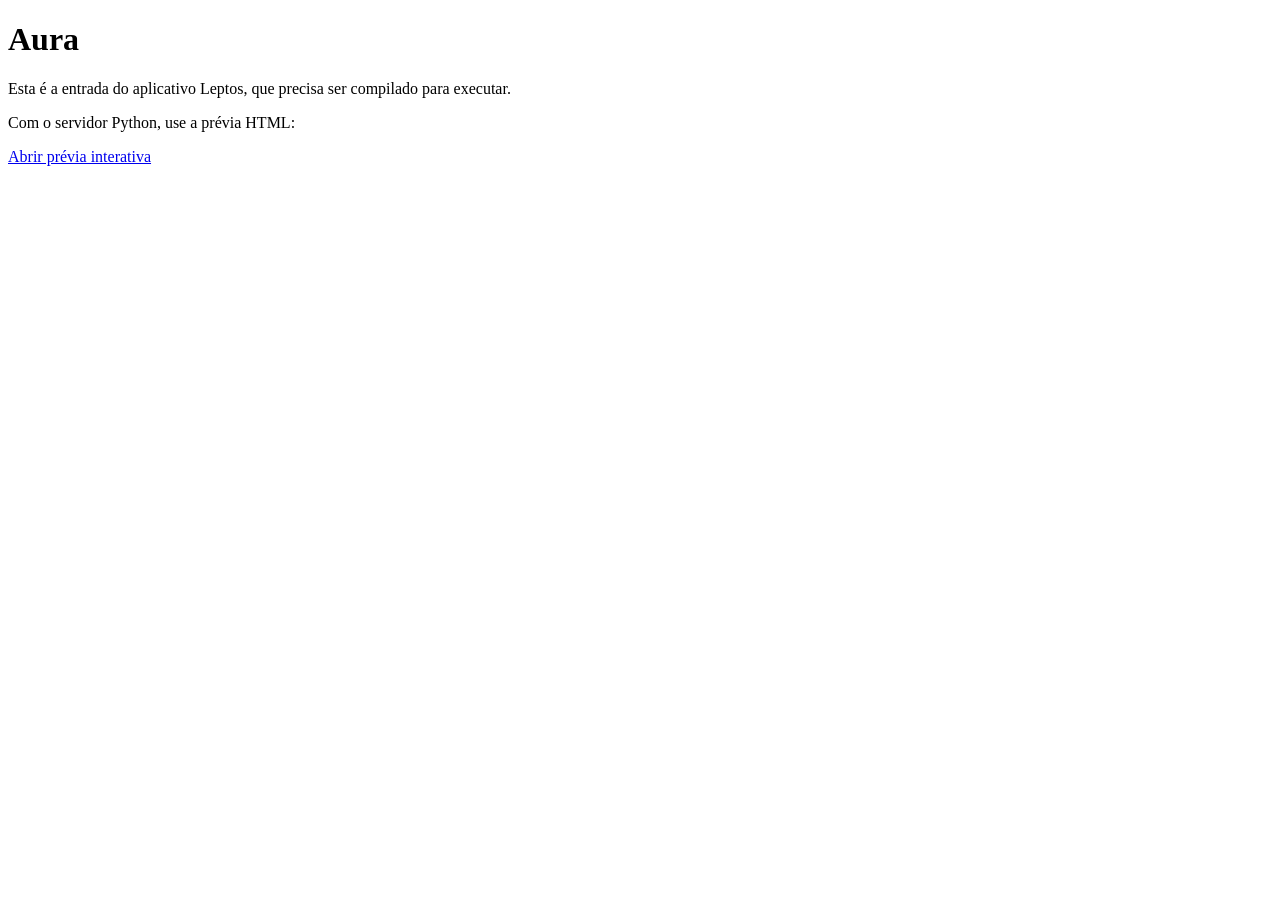
<file: index.html>
<!doctype html>
<html lang="pt-BR">
  <head>
    <meta charset="utf-8">
    <meta name="viewport" content="width=device-width, initial-scale=1">
    <meta name="theme-color" content="#f6f5f1">
    <title>Aura · Sua conversa, com espaço para respirar</title>
    <link rel="icon" type="image/svg+xml" href="public/favicon.svg">
    <link data-trunk rel="css" href="public/styles.css">
    <link data-trunk rel="copy-dir" href="public">
    <link data-trunk rel="rust" data-wasm-opt="0">
  </head>
  <body>
    <main class="preview-fallback">
      <h1>Aura</h1>
      <p>Esta é a entrada do aplicativo Leptos, que precisa ser compilado para executar.</p>
      <p>Com o servidor Python, use a prévia HTML:</p>
      <a href="design/">Abrir prévia interativa</a>
    </main>
  </body>
</html>
</file>
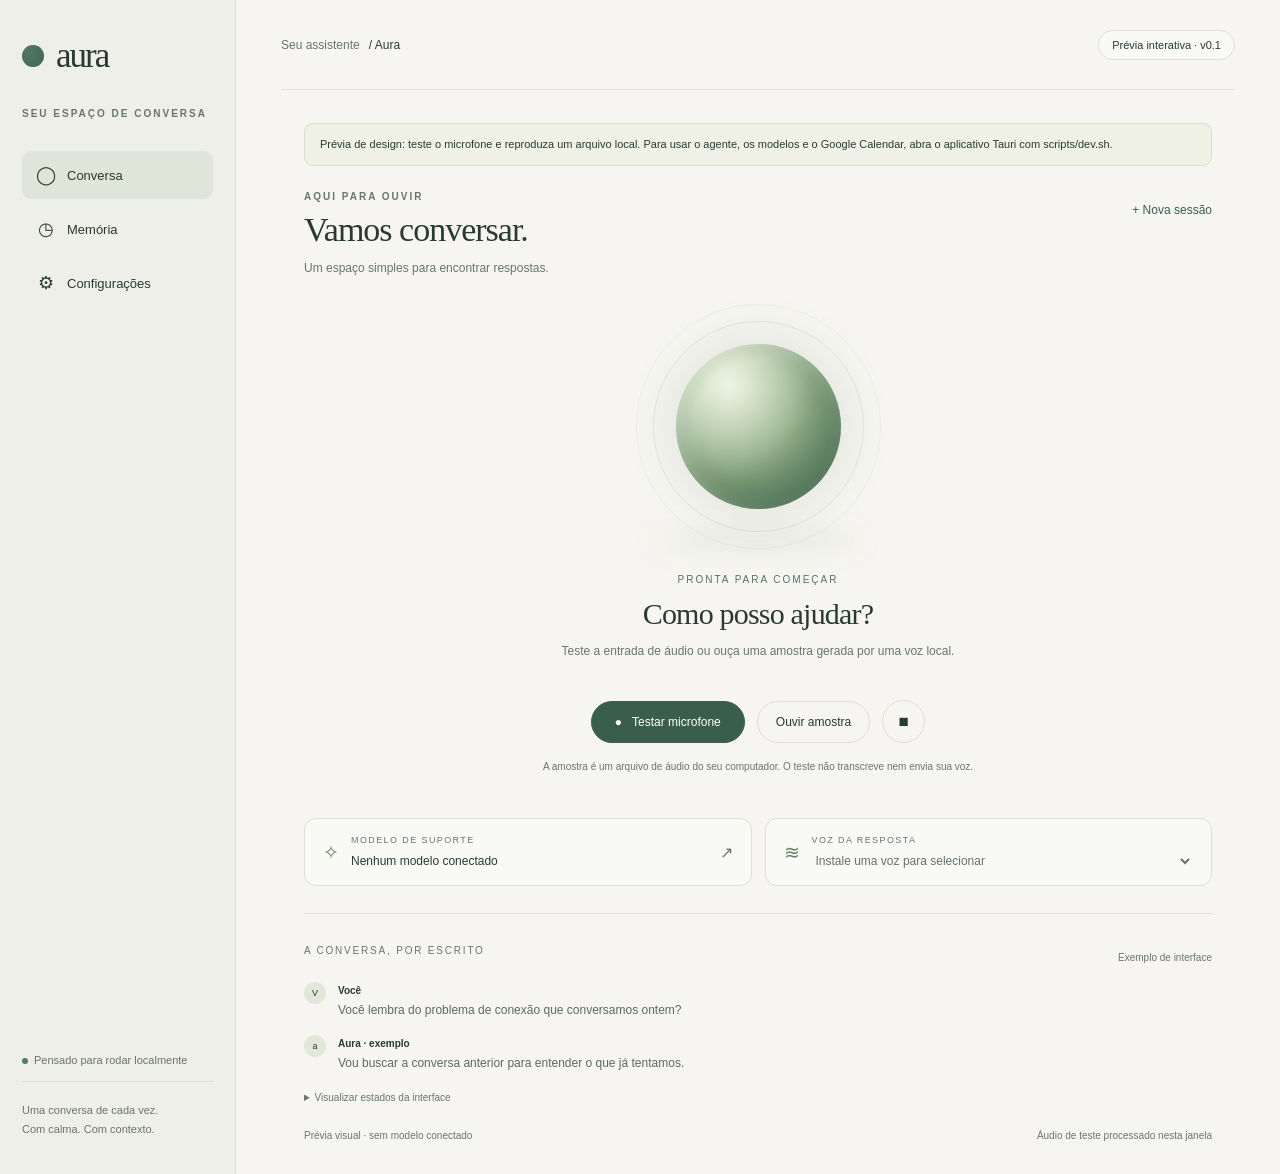
<file: design/index.html>
<!doctype html>
<html lang="pt-BR">
<head>
  <meta charset="utf-8">
  <meta name="viewport" content="width=device-width, initial-scale=1">
  <meta name="theme-color" content="#f6f5f1">
  <title>Aura · Prévia do design</title>
  <link rel="icon" type="image/svg+xml" href="../public/favicon.svg">
  <link rel="stylesheet" href="../public/styles.css">
</head>
<body data-preview="true">
<div class="app" data-state="idle">
  <aside class="sidebar">
    <div class="brand"><span class="brand-icon"></span><span class="brand-text">aura</span></div>
    <div class="eyebrow">Seu espaço de conversa</div>
    <nav class="nav" aria-label="Navegação principal">
      <button class="active" data-page="conversation" aria-current="page"><span class="nav-symbol">◯</span><span class="nav-label">Conversa</span></button>
      <button data-page="memory" aria-current="false"><span class="nav-symbol">◷</span><span class="nav-label">Memória</span></button>
      <button data-page="settings" aria-current="false"><span class="nav-symbol">⚙</span><span class="nav-label">Configurações</span></button>
    </nav>
    <div class="sidebar-bottom"><p><span class="local-dot"></span>Pensado para rodar localmente</p><div class="sidebar-note">Uma conversa de cada vez.<br>Com calma. Com contexto.</div></div>
  </aside>
  <main class="workspace">
    <header class="topbar"><div class="breadcrumb">Seu assistente<span>/ Aura</span></div><span class="pill">Prévia interativa · v0.1</span></header>
    <div class="content">
      <div class="demo-banner">Prévia de design: teste o microfone e reproduza um arquivo local. Para usar o agente, os modelos e o Google Calendar, abra o aplicativo Tauri com scripts/dev.sh.</div>
      <section id="conversation" class="page" aria-label="Conversa">
        <div class="page-heading"><div><div class="eyebrow">Aqui para ouvir</div><h1>Vamos conversar.</h1><div class="subtitle">Um espaço simples para encontrar respostas.</div></div><button class="text-button" data-action="new-session">+ Nova sessão</button></div>
        <div class="voice-stage">
          <div class="orb-scene" aria-hidden="true"><div class="orbit"></div><div class="orbit"></div><div class="orb"></div></div>
          <div id="state-label" class="state-label">Pronta para começar</div>
          <h2 id="stage-title" class="stage-title">Como posso ajudar?</h2>
          <p id="stage-description" class="stage-description" role="status" aria-live="polite">Teste a entrada de áudio ou ouça uma amostra gerada por uma voz local.</p>
          <div class="stage-controls">
            <button id="mic-button" class="primary" aria-pressed="false"><span aria-hidden="true">●</span><span id="mic-label">Testar microfone</span></button>
            <button id="sample-button" class="secondary">Ouvir amostra</button>
            <button id="stop-button" class="round" aria-label="Parar áudio e liberar microfone">■</button>
          </div>
          <input type="file" id="sample-input" accept="audio/*" hidden>
          <p class="fine-print">A amostra é um arquivo de áudio do seu computador. O teste não transcreve nem envia sua voz.</p>
        </div>
        <div class="configuration-row">
          <div class="config-card"><span class="config-icon" aria-hidden="true">✧</span><div class="config-copy"><small>Modelo de suporte</small><strong>Nenhum modelo conectado</strong></div><span class="muted">↗</span></div>
          <div class="config-card"><span class="config-icon" aria-hidden="true">≋</span><div class="config-copy"><small>Voz da resposta</small><label class="sr-only" for="voice-select">Voz da resposta</label><select id="voice-select" disabled><option>Instale uma voz para selecionar</option><option>Cadu · Piper · pt-BR</option><option>Faber · Piper · pt-BR</option></select></div></div>
        </div>
        <section class="conversation-preview" aria-label="Exemplo de transcrição">
          <div class="section-header"><h2>A conversa, por escrito</h2><span class="fine-print">Exemplo de interface</span></div>
          <div class="transcript-line"><span class="avatar">V</span><p><strong>Você</strong>Você lembra do problema de conexão que conversamos ontem?</p></div>
          <div class="transcript-line"><span class="avatar">a</span><p><strong>Aura · exemplo</strong>Vou buscar a conversa anterior para entender o que já tentamos.</p></div>
        </section>
        <details class="fine-print"><summary>Visualizar estados da interface</summary><div class="preview-states"><button data-demo-state="idle">Pronta</button><button data-demo-state="listening">Escuta</button><button data-demo-state="transcribing">Transcrição</button><button data-demo-state="thinking">Pensando</button><button data-demo-state="searching">Pesquisando</button><button data-demo-state="speaking">Respondendo</button><button data-demo-state="error">Erro</button></div></details>
      </section>
      <section id="memory" class="page" hidden aria-label="Memória">
        <div class="page-heading"><div><div class="eyebrow">Contexto que acompanha</div><h1>Sua memória.</h1><p class="subtitle" id="memory-description">Sessões locais e busca nas conversas anteriores.</p></div></div>
        <div class="panel"><h2>Encontre uma conversa</h2><form id="memory-form"><label class="field" for="memory-query">O que você quer lembrar?<input id="memory-query" type="search" maxlength="2048" placeholder="Ex.: conexão, monitor, impressora"></label><button class="primary" type="submit">Buscar na memória</button></form><div id="memory-results" aria-live="polite"></div></div>
        <div class="panel"><div class="section-header"><h2>Conversas</h2><button class="text-button" data-action="refresh-sessions">Atualizar</button></div><div id="session-list" aria-live="polite"></div></div>
      </section>
      <section id="settings" class="page" hidden aria-label="Configurações">
        <div class="page-heading"><div><div class="eyebrow">Do seu jeito</div><h1>Uma voz. O seu modelo.</h1><p class="subtitle">Configuração prevista para o agente completo.</p></div></div>
        <div class="panel"><h2>Modelo de suporte</h2><p class="subtitle">Ollama local ou provedor por API. O modelo será liberado após o teste de chat, streaming, português e ferramentas.</p><label class="field">Provedor<select disabled><option>Ollama · local</option><option>API compatível com Chat Completions</option></select></label><label class="field">Endereço local<input value="http://127.0.0.1:11434" readonly></label><button class="secondary" disabled>Configuração no aplicativo Tauri</button></div>
        <div class="panel"><h2>Escolha como ouvir</h2><p class="subtitle">Vozes do aplicativo: Cadu e Faber, com síntese local pelo Piper. Abra o aplicativo para instalar e ouvir as vozes.</p><div class="model-list"><div class="model-item"><strong>Cadu</strong><small>Piper · Português brasileiro · pt_BR-cadu-medium</small><em>Instalação disponível no aplicativo Tauri</em></div><div class="model-item"><strong>Faber</strong><small>Piper · Português brasileiro · pt_BR-faber-medium</small><em>Instalação disponível no aplicativo Tauri</em></div></div></div>
        <div class="panel"><h2>Áudio e privacidade</h2><p class="subtitle">Nesta prévia, o microfone só é aberto ao tocar em Testar microfone. Parar áudio encerra todas as faixas de captura. Nenhum áudio de teste é salvo.</p></div>
      </section>
      <footer class="footer"><span id="runtime-label">Prévia visual · sem modelo conectado</span><span>Áudio de teste processado nesta janela</span></footer>
    </div>
  </main>
</div>
<script type="module" src="../public/client.js"></script>
</body>
</html>
</file>
<file: public/styles.css>
:root{font-family:Inter,ui-sans-serif,-apple-system,BlinkMacSystemFont,"Segoe UI",sans-serif;color:#293a34;background:#f6f5f1;font-synthesis:none;--ink:#293a34;--muted:#69756e;--line:#dedfd6;--green:#395f4b;--level:0;--orb-scale:1;--orb-glow:.18}
.preview-fallback{display:none}
*{box-sizing:border-box}body{margin:0}button,input,select{font:inherit}button,a,input,select{-webkit-tap-highlight-color:transparent}button{cursor:pointer}button:disabled{cursor:not-allowed;opacity:.5}button:focus-visible,a:focus-visible,input:focus-visible,select:focus-visible{outline:3px solid #7a977c;outline-offset:4px}button{color:inherit}a{color:var(--green)}.app{min-height:100dvh;display:grid;grid-template-columns:236px minmax(0,1fr)}.sidebar{border-right:1px solid var(--line);padding:36px 22px;display:flex;flex-direction:column;gap:32px;background:#eeefe8}.brand{font-family:Georgia,serif;font-size:35px;letter-spacing:-2px;display:flex;align-items:center;gap:12px}.brand-icon{width:22px;height:22px;background:#527660;border-radius:50%;box-shadow:inset -5px -4px 9px #25433440}.eyebrow{text-transform:uppercase;font-size:10px;font-weight:650;letter-spacing:2px;color:var(--muted)}.nav{display:grid;gap:6px}.nav button{border:0;background:transparent;text-align:left;padding:13px 14px;border-radius:9px;font-size:13px;display:flex;align-items:center;gap:11px}.nav button.active,.nav button:hover{background:#dfe5d9}.nav-symbol{font-size:18px;width:20px;text-align:center}.sidebar-bottom{margin-top:auto;font-size:11px;color:var(--muted);line-height:1.7}.local-dot,.status-dot{display:inline-block;background:#507e56;width:6px;height:6px;border-radius:50%;margin-right:6px}.sidebar-note{border-top:1px solid var(--line);padding-top:19px}.workspace{min-width:0}.topbar{height:90px;margin:0 45px;border-bottom:1px solid var(--line);display:flex;align-items:center;justify-content:space-between;gap:12px}.breadcrumb{font-size:12px;color:var(--muted)}.breadcrumb span{color:var(--ink);margin-left:9px}.pill{border:1px solid var(--line);border-radius:30px;padding:8px 13px;font-size:11px;display:inline-flex;align-items:center;background:#f9f9f5}.content{max-width:1000px;margin:auto;padding:33px 46px}.page[hidden]{display:none}.page-heading{display:flex;align-items:flex-start;justify-content:space-between;gap:20px}.page-heading h1{font-family:Georgia,serif;font-size:34px;font-weight:400;letter-spacing:-1px;margin:9px 0}.subtitle{font-size:12px;color:var(--muted);line-height:1.8}.text-button{background:none;border:0;font-size:12px;padding:12px 0;color:var(--green)}.voice-stage{text-align:center;padding:16px 0 29px}.orb-scene{height:262px;display:grid;place-items:center;position:relative;isolation:isolate}.orb-scene:after{content:"";position:absolute;width:210px;height:17px;background:#82917c20;filter:blur(13px);border-radius:50%;bottom:8px}.orbit{position:absolute;width:245px;height:245px;border:1px solid #a8bba129;border-radius:50%}.orbit:nth-child(2){width:211px;height:211px;border-color:#a8bba140}.orb{width:165px;height:165px;border-radius:50%;background:radial-gradient(circle at 32% 25%,#e0ecd1 0%,#b5caa5 24%,#7b9b75 58%,#3c6655 100%);box-shadow:inset -14px -20px 30px #34513a35,inset 8px 8px 20px #fff6,0 0 50px rgb(98 135 87 / var(--orb-glow));transform:scale(var(--orb-scale));transition:transform 90ms linear,box-shadow 120ms linear;position:relative}.orb:after{content:"";position:absolute;inset:12px;border-radius:50%;background:radial-gradient(ellipse at 27% 19%,#ffffff70,transparent 60%);filter:blur(5px)}[data-state="listening"] .orb{background:radial-gradient(circle at 32% 25%,#e1eada,#abc5ad 30%,#699479 65%,#315f52)}[data-state="thinking"] .orbit{animation:think 3s linear infinite;border-top-color:#5b8060}[data-state="speaking"] .orb{background:radial-gradient(circle at 32% 25%,#e6eccc,#b3c796 30%,#84a372 65%,#446647)}[data-state="error"] .orb{background:radial-gradient(circle at 32% 25%,#f4e9da,#c9937f 65%,#906b5d)}.state-label{font-size:10px;letter-spacing:2px;text-transform:uppercase;color:#55755d;margin:17px 0 12px}.stage-title{font-family:Georgia,serif;font-size:30px;font-weight:400;letter-spacing:-.8px;margin:0 0 10px}.stage-description{font-size:12px;color:var(--muted);min-height:36px;max-width:440px;margin:0 auto;line-height:1.7}.stage-controls{display:flex;justify-content:center;align-items:center;gap:12px;margin-top:23px}.primary{background:var(--green);color:#fff;border:1px solid var(--green);border-radius:30px;padding:13px 23px;font-size:12px;display:inline-flex;gap:10px;align-items:center}.secondary{background:transparent;border:1px solid var(--line);border-radius:30px;padding:13px 18px;font-size:12px}.round{border:1px solid var(--line);width:43px;height:43px;border-radius:50%;background:transparent;font-size:17px}.fine-print{font-size:10px;line-height:1.7;color:var(--muted);margin:15px 0 0}.configuration-row{display:grid;grid-template-columns:1fr 1fr;gap:13px;margin-top:14px}.config-card{border:1px solid var(--line);border-radius:12px;padding:16px 18px;background:#f9f9f5;display:flex;align-items:center;justify-content:space-between;gap:12px;min-width:0}.config-icon{color:#668265;font-size:19px}.config-copy{flex:1;min-width:0}.config-copy small{display:block;font-size:9px;text-transform:uppercase;letter-spacing:1.4px;color:var(--muted);margin-bottom:6px}.config-copy strong{font-size:12px;font-weight:500}.config-copy select{border:0;background:transparent;color:var(--ink);font-size:12px;max-width:100%;padding:0;width:100%}.conversation-preview{margin-top:27px;border-top:1px solid var(--line);padding-top:20px}.section-header{display:flex;justify-content:space-between;align-items:center;margin-bottom:16px}.section-header h2{font-size:10px;letter-spacing:1.8px;text-transform:uppercase;font-weight:500;margin:0;color:var(--muted)}.transcript-line{display:grid;grid-template-columns:25px 1fr;gap:9px;font-size:12px;line-height:1.8;margin:13px 0}.avatar{border-radius:50%;width:22px;height:22px;background:#e2e7da;display:grid;place-items:center;font-size:9px}.transcript-line p{margin:0;color:#5c6b61}.transcript-line strong{font-weight:550;color:var(--ink);display:block;font-size:10px}.footer{display:flex;justify-content:space-between;margin-top:24px;font-size:10px;color:var(--muted);gap:14px}.demo-banner{font-size:11px;padding:11px 15px;border:1px solid #daddcc;background:#eff1e7;border-radius:9px;line-height:1.7;margin:0 0 25px}.panel{background:#fafaf6;border:1px solid var(--line);border-radius:13px;padding:24px;margin-top:25px}.panel h2{font-family:Georgia,serif;font-size:22px;font-weight:400;margin:0 0 11px}.field{display:grid;gap:8px;font-size:12px;margin:20px 0}.field input,.field select,.search-field{width:100%;padding:12px;border:1px solid var(--line);border-radius:8px;background:#f6f5f1;color:var(--ink)}.model-list{display:grid;gap:12px;margin-top:20px}.model-item{padding:16px;border:1px solid var(--line);border-radius:9px;font-size:12px;line-height:1.8}.model-item small{display:block;color:var(--muted)}.model-item em{font-style:normal;font-size:10px;color:#876548}.result{padding:15px 0;border-bottom:1px solid var(--line);font-size:12px;line-height:1.7}.result small{color:var(--muted);display:block}.empty{font-size:12px;color:var(--muted);padding:25px 0;line-height:1.8}.page-actions{display:flex;flex-wrap:wrap;gap:10px;margin-top:18px}.preview-states{margin:20px 0;display:flex;flex-wrap:wrap;gap:7px}.preview-states button{border:1px solid var(--line);background:transparent;border-radius:20px;padding:7px 10px;font-size:10px}.sr-only{position:absolute;width:1px;height:1px;padding:0;overflow:hidden;clip:rect(0,0,0,0);white-space:nowrap}.muted{color:var(--muted)}@keyframes think{to{transform:rotate(360deg)}}
@media(min-width:1450px){.content{padding-top:50px}.voice-stage{padding-top:35px}.orb-scene{height:300px}.orb{width:190px;height:190px}.orbit{width:280px;height:280px}.orbit:nth-child(2){width:245px;height:245px}}
@media(max-width:900px){.app{grid-template-columns:80px 1fr}.sidebar{padding:30px 14px;align-items:center}.brand-text,.nav-label,.sidebar .eyebrow,.sidebar-bottom{display:none}.brand{gap:0}.nav button{padding:12px}.nav-symbol{width:24px}.content{padding:28px}.topbar{margin:0 28px;height:75px}.page-heading h1{font-size:30px}}
@media(max-width:580px){.app{display:block;padding-bottom:76px}.sidebar{position:fixed;bottom:0;left:0;right:0;z-index:10;background:#eeefe8f5;backdrop-filter:blur(12px);border:0;border-top:1px solid var(--line);padding:8px 12px;display:block}.sidebar .brand{display:none}.nav{display:flex;justify-content:space-around;gap:7px}.nav button{display:grid;justify-items:center;gap:2px;padding:5px 15px}.nav-label{display:block;font-size:10px}.topbar{height:61px;margin:0 20px}.topbar .pill{font-size:9px;padding:6px 9px}.content{padding:23px 20px}.page-heading h1{font-size:28px}.page-heading .text-button{font-size:11px}.configuration-row{grid-template-columns:1fr}.orb-scene{height:230px}.orbit{width:216px;height:216px}.orbit:nth-child(2){width:190px;height:190px}.orb{width:150px;height:150px}.stage-title{font-size:27px}.voice-stage{padding-top:8px}.footer{flex-direction:column;gap:8px}.panel{padding:18px}.demo-banner{margin-bottom:18px}.stage-controls{gap:8px}.primary{padding:13px 17px}}
@media(prefers-reduced-motion:reduce){*,*:before,*:after{animation:none!important;transition:none!important}.orb{transform:none}}
.notice{padding:13px 16px;border:1px solid #d6ddce;background:#edf0e5;border-radius:10px;font-size:12px;line-height:1.8;margin-bottom:24px;overflow-wrap:anywhere}.settings-fields{margin:0;padding:0;border:0;min-width:0}.form-grid{display:grid;grid-template-columns:1fr 1fr;gap:18px}.check-field{display:flex;align-items:center;gap:10px;font-size:13px;margin:20px 0}.check-field input{width:17px;height:17px;accent-color:#395f4b}.message-form{display:flex;gap:10px;margin-top:22px}.message-form input{flex:1;min-width:0;background:#fafaf6;border:1px solid var(--line);border-radius:24px;padding:13px 18px;color:var(--ink)}.transcript{max-height:440px;overflow:auto;scrollbar-width:thin}.transcript-line p{white-space:pre-wrap;overflow-wrap:anywhere}.action-card{background:#edf0e5;border-color:#b7c6ae}.action-card h2{margin-top:12px}.action-card dl{display:grid;grid-template-columns:70px 1fr;gap:9px;font-size:12px;line-height:1.6}.action-card dt{color:var(--muted)}.action-card dd{margin:0;overflow-wrap:anywhere}.conflict-note{font-size:12px;color:#805333;line-height:1.7;background:#f5eadc;border-radius:7px;padding:10px 12px}.sources{font-size:11px;color:var(--muted);margin-top:22px}.sources summary{cursor:pointer}.sources .result{font-size:11px}.sources small{display:block;line-height:1.8}.config-copy label{display:block;font-size:9px;text-transform:uppercase;letter-spacing:1.4px;color:var(--muted);margin-bottom:6px}.stage-controls{flex-wrap:wrap}.model-item .page-actions{margin-top:8px}.model-item .text-button{padding:4px 0}.field input[readonly]{opacity:.7}.panel p{overflow-wrap:anywhere}@media(max-width:580px){.form-grid{grid-template-columns:1fr;gap:0}.nav button{padding:5px 9px}.message-form .primary{padding:12px 16px}.action-card dl{grid-template-columns:60px 1fr}}
.header-status{display:flex;align-items:center;gap:14px}
.tool-activity{list-style:none;margin:12px 0 0;padding:0;font-size:12px;opacity:.8;display:grid;gap:4px}

.input-meter{display:flex;align-items:center;justify-content:center;gap:10px;margin:18px auto 0;max-width:340px;font-size:10px;color:var(--muted);letter-spacing:1px;text-transform:uppercase}
.input-meter label{white-space:nowrap}
.input-meter meter{flex:1;min-width:120px;height:12px;border:1px solid var(--line);border-radius:6px;background:#e7e9df;overflow:hidden;-webkit-appearance:none;appearance:none}
.input-meter meter::-webkit-meter-bar{background:#e7e9df;border:0;border-radius:6px}
.input-meter meter::-webkit-meter-optimum-value{background:#5f8a6b;border-radius:6px}
.input-meter meter::-moz-meter-bar{background:#5f8a6b;border-radius:6px}
.input-meter meter:focus-visible{outline:3px solid #7a977c;outline-offset:4px}
.input-meter-value{font-variant-numeric:tabular-nums;min-width:40px;text-align:right;color:var(--ink);letter-spacing:0}
.input-feedback{font-size:12px;color:#6b5a3c;background:#f5eadc;border:1px solid #dcc9ae;border-radius:10px;padding:10px 15px;margin:14px auto 0;max-width:440px;line-height:1.7}
.saved-input{margin:2px 0 0;font-size:10px;line-height:1.7;color:var(--muted)}
.unsaved-input{margin:2px 0 0;font-size:10px;line-height:1.7;color:#805333}
</file>
